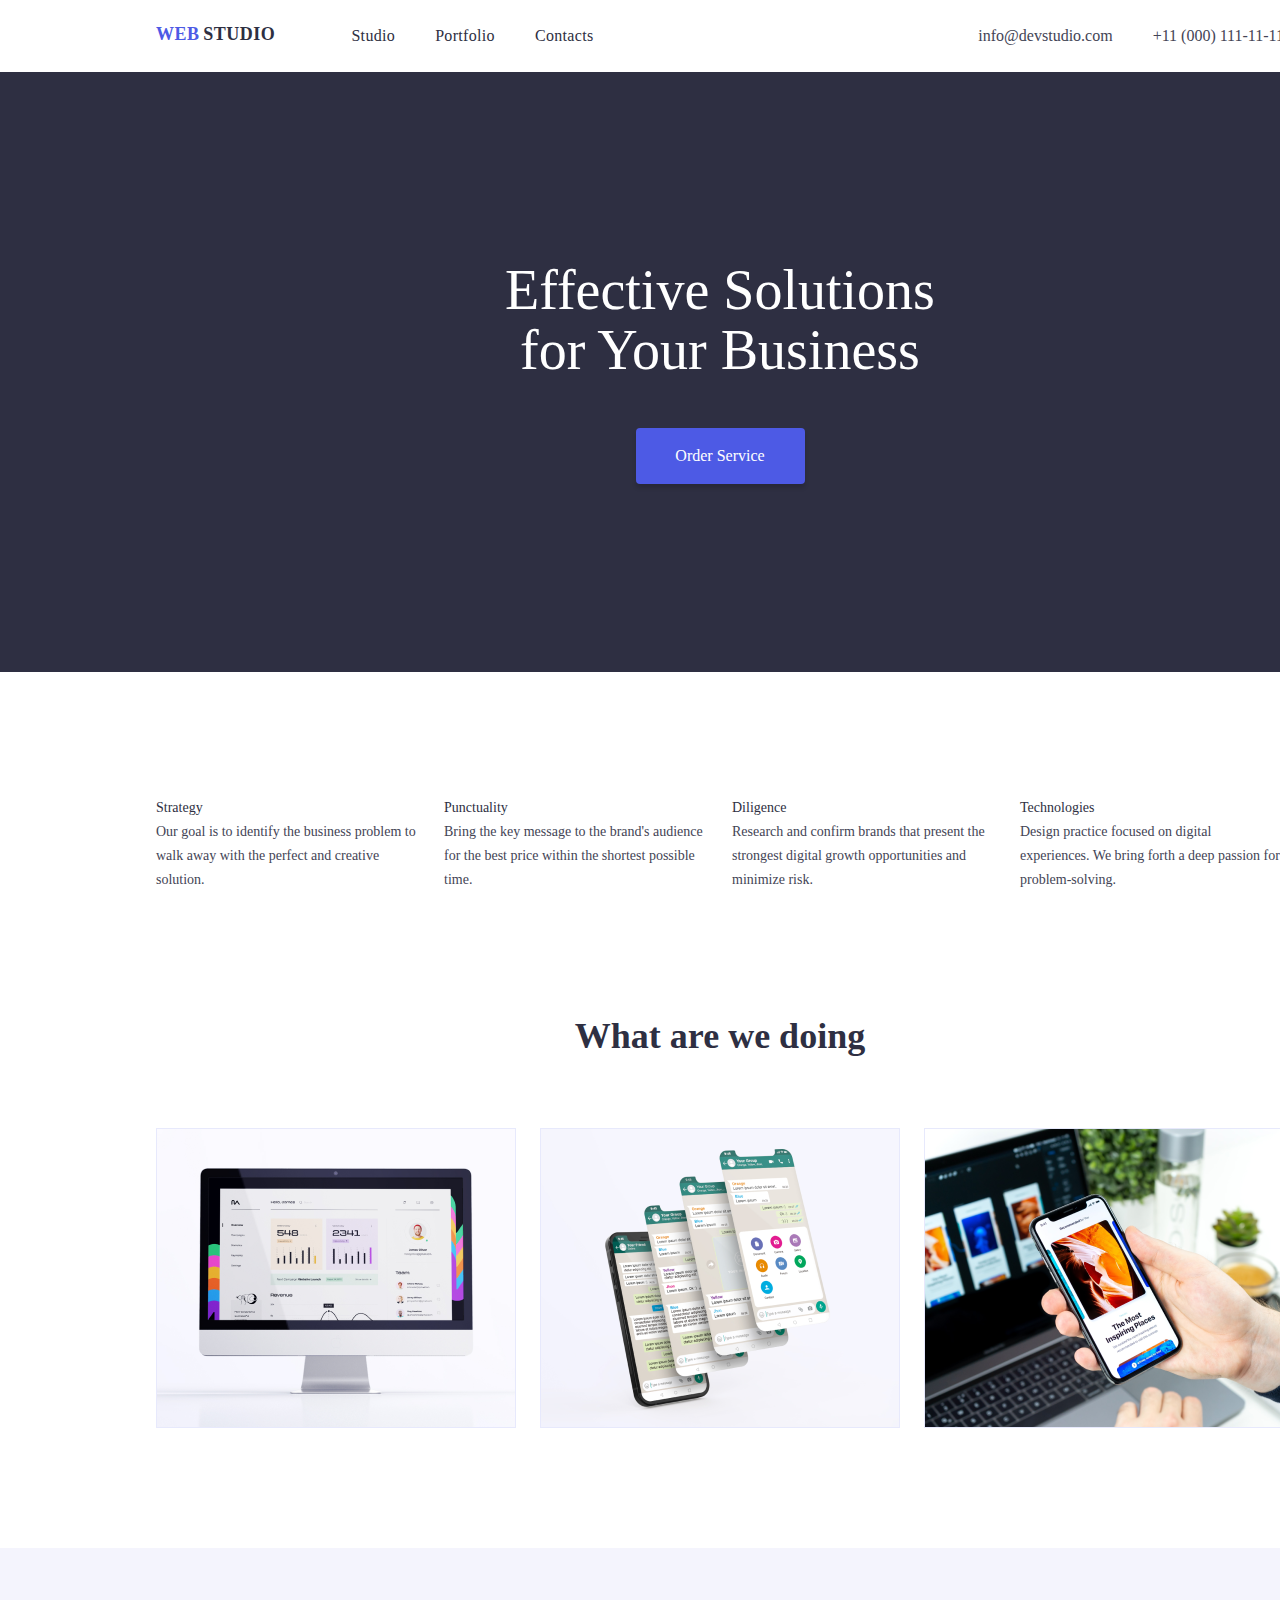
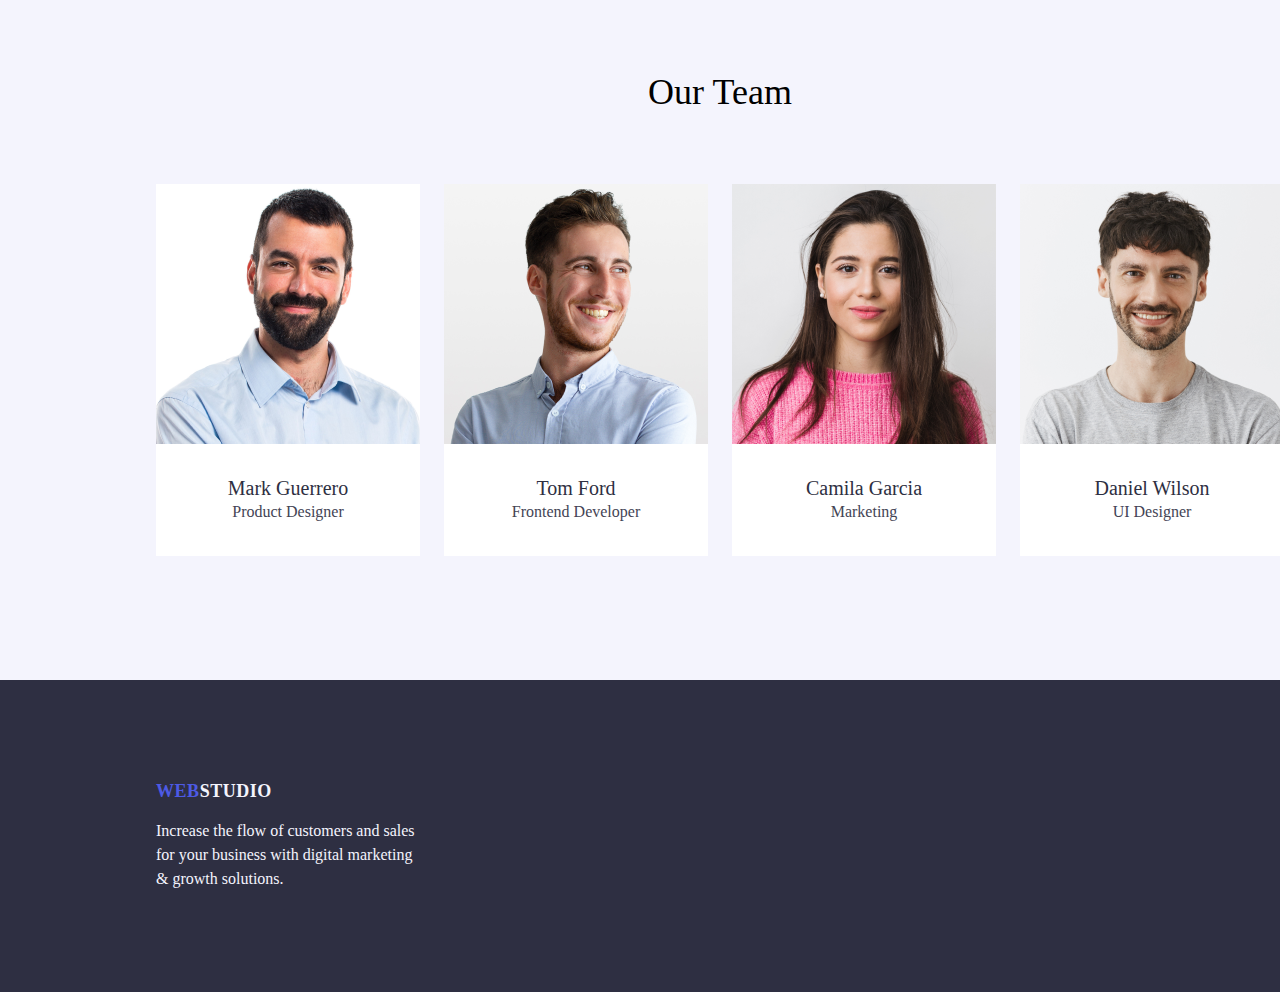
<file: index.html>
<!DOCTYPE html>
<html lang="en">
  <head>
    <meta charset="UTF-8">
    <meta http-equiv="X-UA-Compatible" content="IE=edge">
    <meta name="viewport" content="width=device-width, initial-scale=1.0">
    <link rel="stylesheet" href="style.css">
    <link rel="preconnect" href="https://fonts.googleapis.com">
    <link rel="preconnect" href="https://fonts.gstatic.com" crossorigin>
    <link href="https://fonts.googleapis.com/css2?family=Kanit&display=swap" rel="stylesheet">
    <link rel="preconnect" href="https://fonts.googleapis.com">
  <link rel="preconnect" href="https://fonts.gstatic.com" crossorigin>
  <link href="https://fonts.googleapis.com/css2?family=Kanit&display=swap" rel="stylesheet">
    <title>Homework_1</title>
  </head>
  <body>
    <div class="main">
        <!-- Заголовок страницы -->
        <header class="header content">
          <!-- Верхняя часть заголовка с логотипом и меню -->
          <div class="header_one">
            <div class="header_one_one">
              <a class="header_logo_text" href="index.html">
                <span class="logo1">web</span>
                <span class="logo2">studio</span>
              </a>
            </div>
            <div class="header_one_two">
              <ul class="header_ul">
                <li class="header_pages_1"><a href="#" class="pages_1 studio">Studio</a></li>
                <li class="header_pages_1"><a href="./pages/portfolio.html" class="pages_1 portfolio">Portfolio</a></li>
                <li class="header_pages_1"><a href="#" class="pages_1 contacts">Contacts</a></li>
              </ul>
            </div>
          </div>
          <!-- Нижняя часть заголовка с контактными данными -->
          <div class="header_two">
            <p class="header_mail">info@devstudio.com</p>
            <p class="header_tel">+11 (000) 111-11-11</p>
          </div>
        </header>
        <!-- Блоки с контентом -->
        <div class="block_one">
          <div class="block_one_one">
            <div class="block_one_text">Effective Solutions for Your Business</div>
            <div class="block_one_button">
              <button class="one_button">Order Service</button>
            </div>
          </div>
        </div>
        <div class="block_two">
          <ul class="block_two_ul content">
            <li class="two_ul_text1">
              <h1>Strategy</h1>
              <p>Our goal is to identify the business problem to walk away with the perfect and creative solution.</p>
            </li>
            <li class="two_ul_text2">
              <h1>Punctuality</h1>
              <p>Bring the key message to the brand's audience for the best price within the shortest possible time.</p>
            </li>
            <li class="two_ul_text3">
              <h1>Diligence</h1>
              <p>Research and confirm brands that present the strongest digital growth opportunities and minimize risk.</p>
            </li>
            <li class="two_ul_text4">
              <h1>Technologies</h1>
              <p>Design practice focused on digital experiences. We bring forth a deep passion for problem-solving.</p>
            </li>
          </ul>
        </div>
        <div class="block_three">
          <div class="block_three_text">
            <h1>What are we doing</h1>
          </div>
          <div class="block_three_img">
            <img src="images/1.png" alt="#">
            <img src="images/Rectangle 71.png" alt="#">
            <img src="images/3.png" alt="#">
          </div>
        </div>
        <div class="block_four">
          <div class="block_four_content">
            <div class="block_four_text">
              <h1>Our Team</h1>
            </div>
            <ul class="block_four_ul">
              <li>
                <div class="four_ul_inf">
                  <img src="images/4.png" alt="#">
                  <h2>Mark Guerrero</h2>
                  <p>Product Designer</p>
                </div>
              </li>
              <li>
                <div class="four_ul_inf">
                  <img src="images/5.png" alt="#">
                  <h2>Tom Ford</h2>
                  <p>Frontend Developer</p>
                </div>
              </li>
              <li>
                <div class="four_ul_inf">
                  <img src="images/6.png" alt="#">
                  <h2>Camila Garcia</h2>
                  <p>Marketing</p>
                </div>
              </li>
              <li>
                <div class="four_ul_inf">
                  <img src="images/7.png" alt="#">
                  <h2>Daniel Wilson</h2>
                  <p>UI Designer</p>
                </div>
              </li>
            </ul>
          </div>
        </div>
        <!-- Футер страницы -->
        <footer class="footer">
          <div class="footer_content content">
            <div class="footer_logo">
              <p><span class="logo1">Web</span><span class="logo3">studio</span></p>
            </div>
            <div class="footer_text">
              <p>Increase the flow of customers and sales for your business with digital marketing & growth solutions.</p>
            </div>
          </div>
        </footer>
    </div>
  </body>
</html>
</file>
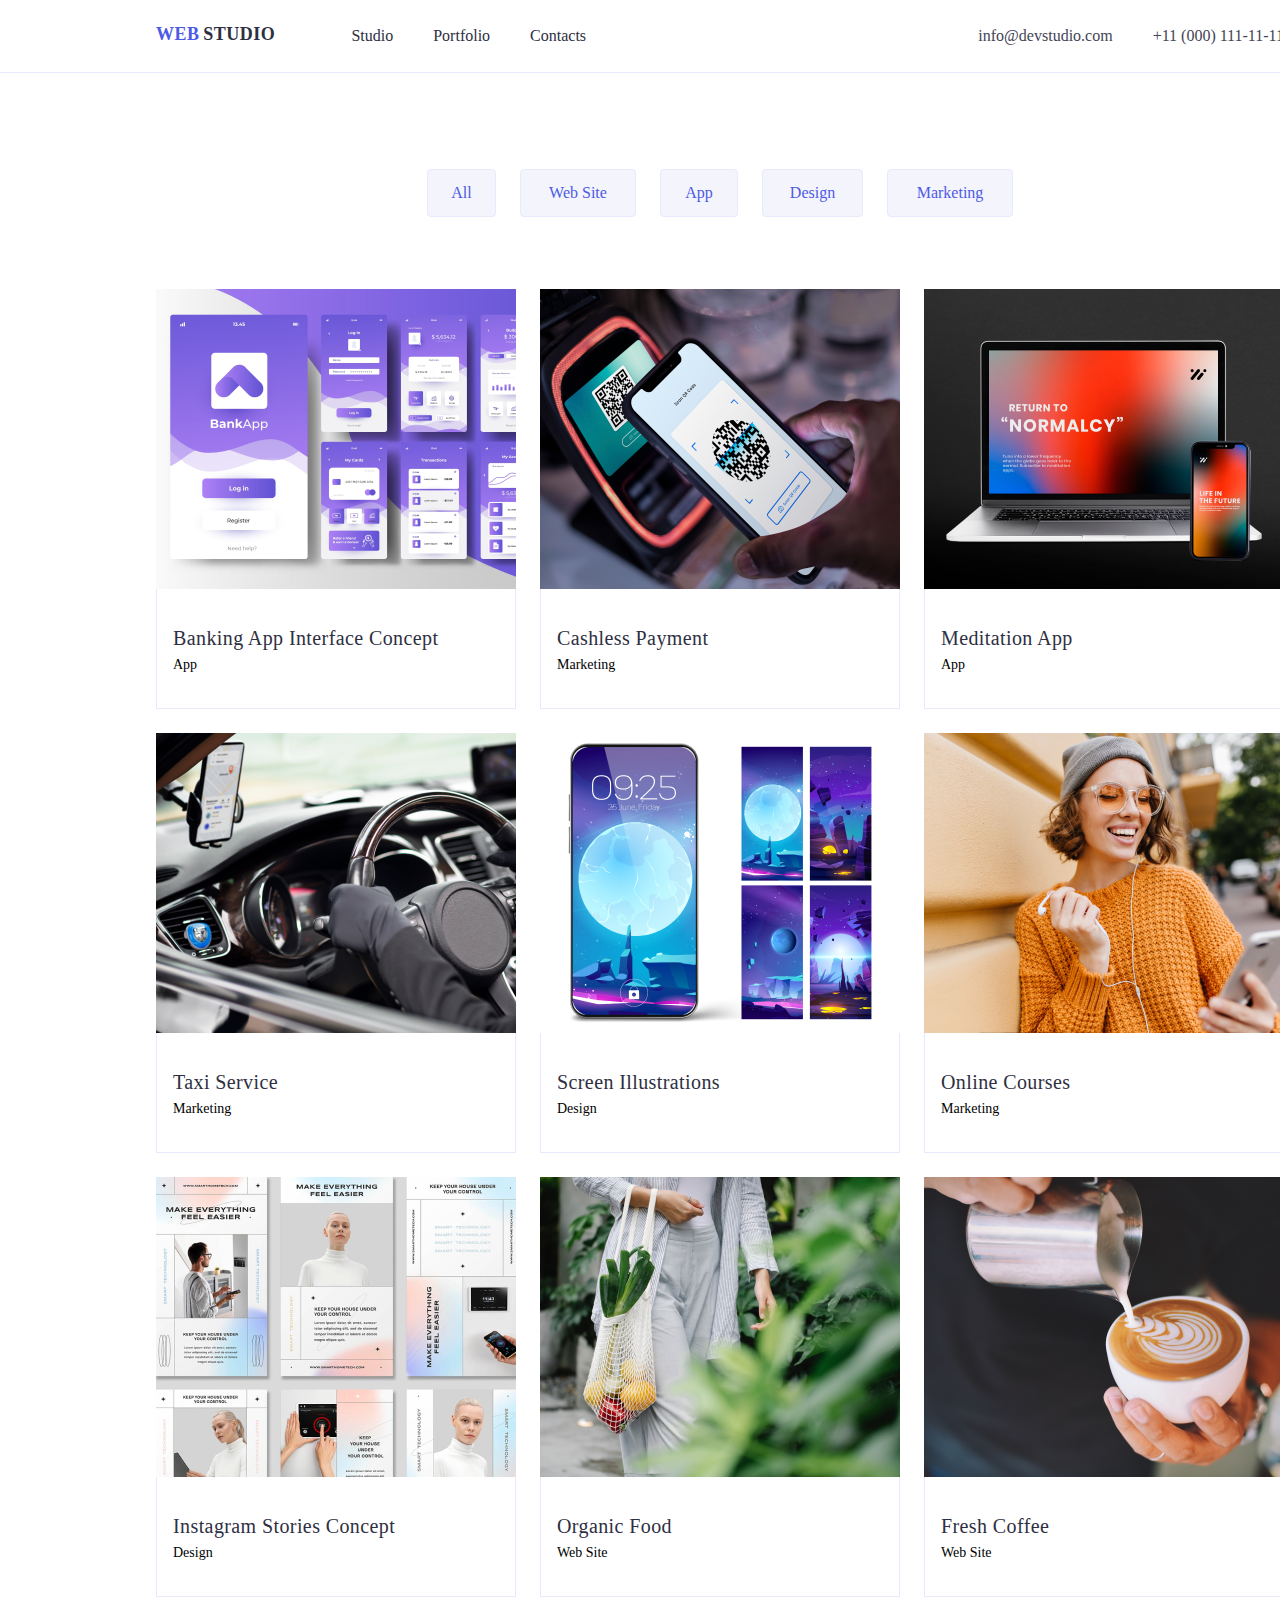
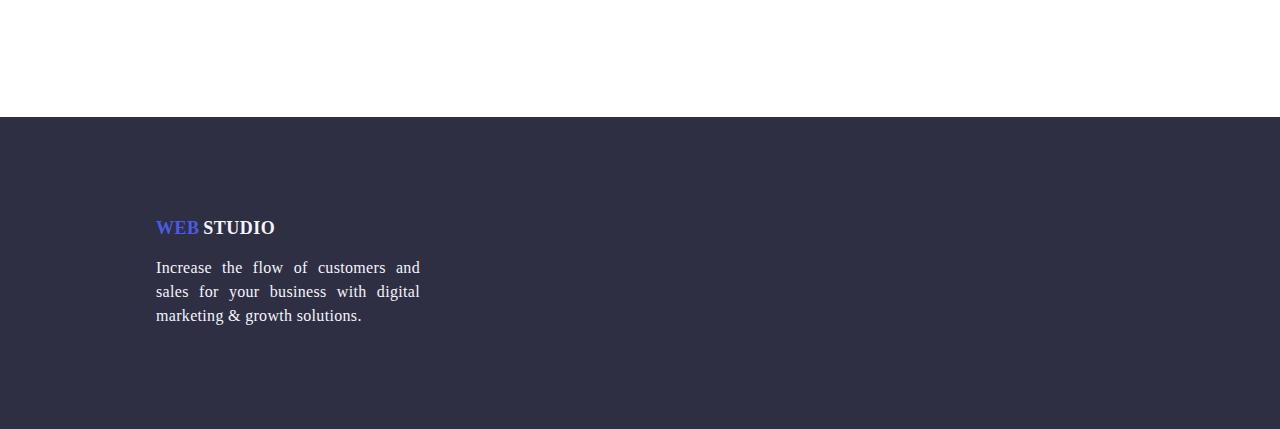
<file: pages/portfolio.html>
<!DOCTYPE html>
<html lang="en">
<head>
    <meta charset="UTF-8">
    <meta http-equiv="X-UA-Compatible" content="IE=edge">
    <meta name="viewport" content="width=device-width, initial-scale=1.0">
    <link rel="stylesheet" href="../style.css">
    <link rel="preconnect" href="https://fonts.googleapis.com">
    <link rel="preconnect" href="https://fonts.gstatic.com" crossorigin>
    <link href="https://fonts.googleapis.com/css2?family=Kanit&display=swap" rel="stylesheet">
    <link rel="preconnect" href="https://fonts.googleapis.com">
    <link rel="preconnect" href="https://fonts.gstatic.com" crossorigin>
    <link href="https://fonts.googleapis.com/css2?family=Kanit&display=swap" rel="stylesheet">
    <title>Portfolio</title>
</head>
<body>
    <div class="main_por">
                <div class="por_border">
                    <div class="header_por content_por">
                        <div class="por_one">
                            <div class="por_one_one">
                                <div class="one_one_logo">
                                    <a href="../index.html" class="one_one_logo_link">
                                        <span class="logo1">web</span>
                                        <span class="logo2">studio</span>
                                    </a>
                                </div>
                            </div>
                            <div class="por_one_two">
                                <ul class="por_one_two_ul">
                                    <li class="por_one_two_pages"><a href="#" class="por_one_two_pages_link">Studio</a></li>
                                    <li class="por_one_two_pages"><a href="portfolio.html" class="por_one_two_pages_link">Portfolio</a></li>
                                    <li class="por_one_two_pages"><a href="#" class="por_one_two_pages_link">Contacts</a></li>
                                </ul>
                            </div>
                        </div>
                        <div class="por_two">
                            <p class="por_two_mail">info@devstudio.com</p>
                            <p class="por_two_tel">+11 (000) 111-11-11</p>
                        </div>
                    </div>
                </div>
        <div class="por_button">
            <ul class="por_button_ul content_por">
                <li class="por_button_li"><button class="por_button1 por_button_active">All</button></li>
                <li class="por_button_li"><button class="por_button2 por_button_active">Web Site</button></li>
                <li class="por_button_li"><button class="por_button3 por_button_active">App</button></li>
                <li class="por_button_li"><button class="por_button4 por_button_active">Design</button></li>
                <li class="por_button_li"><button class="por_button5 por_button_active">Marketing</button></li>
            </ul>
        </div>
        <div class="por_capture">
            <ul class="por_capture_ul content_por">
                <li class="por_capture_li">
                    <img src="img_portfolio/1.png" alt="#" class="por_capture_img">
                    <div class="por_capture_li_text">
                        <h1>Banking App Interface Concept</h1>
                        <h2>App</h2>
                    </div>
                </li>
                <li class="por_capture_li">
                    <img src="img_portfolio/2.png" alt="#" class="por_capture_img">
                    <div class="por_capture_li_text">
                        <h1>Cashless Payment</h1>
                        <h2>Marketing</h2>
                    </div>
                </li>
                <li class="por_capture_li">
                    <img src="img_portfolio/3.png" alt="#" class="por_capture_img">
                    <div class="por_capture_li_text">
                        <h1>Meditation App</h1>
                        <h2>App</h2>
                    </div>
                </li>
                <li class="por_capture_li">
                    <img src="img_portfolio/4.png" alt="#" class="por_capture_img">
                    <div class="por_capture_li_text">
                        <h1>Taxi Service</h1>
                        <h2>Marketing</h2>
                    </div>
                </li>
                <li class="por_capture_li">
                    <img src="img_portfolio/5.png" alt="#" class="por_capture_img">
                    <div class="por_capture_li_text">
                        <h1>Screen Illustrations</h1>
                        <h2>Design</h2>
                    </div>
                </li>
                <li class="por_capture_li">
                    <img src="img_portfolio/6.png" alt="#" class="por_capture_img">
                    <div class="por_capture_li_text">
                        <h1>Online Courses</h1>
                        <h2>Marketing</h2>
                    </div>
                </li>
                <li class="por_capture_li">
                    <img src="img_portfolio/7.png" alt="#" class="por_capture_img">
                    <div class="por_capture_li_text">
                        <h1>Instagram Stories Concept</h1>
                        <h2>Design</h2>
                    </div>
                </li>
                <li class="por_capture_li">
                    <img src="img_portfolio/8.png" alt="#" class="por_capture_img por_button_active">
                    <div class="por_capture_li_text">
                        <h1>Organic Food</h1>
                        <h2>Web Site</h2>
                    </div>
                </li>
                <li class="por_capture_li">
                    <img src="img_portfolio/9.png" alt="#" class="por_capture_img por_button_active">
                    <div class="por_capture_li_text">
                        <h1>Fresh Coffee</h1>
                        <h2>Web Site</h2>
                    </div>
                </li>
            </ul>
        </div>
        <div class="por_footer">
            <div class="por_footer_content content_por">
                <div class="por_footer_logo">
                    <span class="logo1">web</span>
                    <span class="logo3">studio</span>
                </div>
                <div class="por_footer_text">
                    <p>Increase the flow of customers and sales for your business with digital marketing & growth solutions.</p>
                </div>
            </div>
        </div>
    </div>
</body>
</html>
</file>
<file: style.css>
*{
    padding: 0;
    margin: 0;
    border: 0;
}
*,*::before, *:after{
    -moz-box-sizing: border-box;
    -webkit-box-sizing: border-box;
    box-sizing: border-box;
}
:focus, :active {outline: none;}
a:focus, a:active {outline: none;}

nav, footer, header, aside {display: block;}

html, body {
    height: 100%;
    width: 100%;
    font-size: 100%;
    line-height: 1;
    font-size: 14px;
    -ms-text-size-adjust: 100%;
    -moz-text-size-adjust: 100%;
    -webkit-text-size-adjust: 100%;
}
input, button, textarea {font-family :inherit;}

input::-ms-clear {display: none;}
button {cursor: pointer;}
button ::-moz-focus-inner {padding: 0; border: 0;}
a,a:visited {text-decoration: none;}
a:haver {text-decoration: none;}
ul li {list-style: none;}
img {vertical-align: top;}

h1,h2,h3,h4,h5,h6 {font-size: inherit;font-weight: 400;}

/* ---------------------------------- null ---------------------------------- */

.main{
    width: 1440px;
    background: #FFFFFF;
    margin: 0 auto;
}

.content{
    width: 1128px;
    margin: 0 auto;
}

.logo1{
    font-family: 'Raleway';
    font-style: normal;
    font-weight: 800;
    font-size: 18px;
    line-height: 21px;
    color: #4D5AE5;
    letter-spacing: 0.03em;
    text-transform: uppercase;
}

.logo2{
    color: #2E2F42;
    font-family: 'Raleway';
    font-style: normal;
    font-weight: 800;
    font-size: 18px;
    line-height: 21px;
    letter-spacing: 0.03em;
    text-transform: uppercase;
}

.pages_1{
    font-family: 'Roboto';
    font-weight: 500;
    font-size: 16px;
    line-height: 24px;
    letter-spacing: 0.02em;
    color: #2E2F42;
}

.studio{
    position: relative;
}
.studio:hover{
    color: #404BBF;
    text-decoration: underline solid #404BBF 3px;
    text-underline-offset: 20px;
    border-radius: 2px;
}

.header{
    display: flex;
    justify-content: space-between;
    align-items: center;
    height: 72px;
}

.header_ul{
    display: flex;
    gap: 40px;
}

.header_one{
    display: flex;
    gap: 76px;
}
.header_two{
    display: flex;
    gap: 40px;
}

.header_two p{
    font-family: 'Roboto';
    font-weight: 400;
    font-size: 16px;
    line-height: 24px;
    color: #434455;
}

.header_mail:hover{
    color: #404BBF;
}


/* ------------------------------------ 1 ----------------------------------- */

.block_one{
    background: #2E2F42;
    height: 600px;
    display: flex;
    justify-content: center;
    align-items: center;
}

.block_one_one{
    text-align: center;
}

.block_one_text{
    font-size: 56px;
    color: white;
    line-height: 60px;
    width: 500px;
    text-align: center;
}

.block_one_button{
    padding-top: 48px;
}

.one_button{
    width: 169px;
    height: 56px;
    background: #4D5AE5;
    color: white;
    border-radius: 4px;
    box-shadow: 0px 4px 4px rgba(0, 0, 0, 0.15);
    font-weight: 500;
    font-size: 16px;
    line-height: 24px;
}

.one_button:hover{
    background-color: #404BBF;
}

/* ------------------------------------ 2 ----------------------------------- */
.block_two{
    height: 344px;
    display: flex;
    justify-content: center;
    align-items: center;
}

.block_two_ul{
    display: flex;
    gap: 24px;
}
.block_two_ul li{
    width: 264px;
}

.block_two_ul h1{
    font-style: 20px;
    color: #2E2F42;
    line-height: 24px;
    font-weight: 500;
}

.block_two_ul p{
    font-style: 16px;
    color: #434455;
    line-height: 24px;
    font-weight: 400;
    text-align: left;
}

/* -------------------------------------------------------------------------- */
/*                                      3                                     */
/* -------------------------------------------------------------------------- */

.block_three_text h1 {
    font-size: 36px;
    line-height: 40px;
    color: #2E2F42;
    font-weight: 700;
    text-align: center;
}

.block_three_img{
    display: flex;
    justify-content: center;
    gap: 24px;
    padding: 72px 0px 120px 0px;
}

/* -------------------------------------------------------------------------- */
/*                                      4                                     */
/* -------------------------------------------------------------------------- */


.block_four{
    background-color: #F4F4FD;
    display: flex;
    justify-content: center;
    align-items: center;
    height: 732px;
}

.block_four_text{
    text-align: center;
    font-size: 36px;
    font-weight: 700;
    line-height: 40px;
    padding-bottom: 72px;
}

.block_four_ul{
    display: flex;
    align-items: center;
    justify-content: center;
    gap: 24px;
}

.four_ul_inf{
    background-color: #fff;
}

.four_ul_inf h2{
    font-size: 20px;
    line-height: 24px;
    font-weight: 500;
    color: #2E2F42;
    text-align: center;
    padding-top: 32px;
}

.four_ul_inf p{
    font-size: 16px;
    line-height: 24px;
    font-weight: 500;
    color: #434455;
    text-align: center;
    padding-bottom: 32px;
}

/* -------------------------------------------------------------------------- */
/*                                   footer                                   */
/* -------------------------------------------------------------------------- */

footer{
    background-color: #2E2F42;
    height: 312px;
    display: flex;
    align-items: center;
}

.footer_text{
    color: #F4F4FD;
    font-weight: 400;
    line-height: 24px;
    font-size: 16px;
    width: 264px;
    height: 72px;
    text-align: left;
}

.footer_logo{
    margin-bottom: 17.5px;
    font-size: 18px;
    line-height: 21px;
    font-weight: 800;
    color: #F4F4FD;
}
.logo3{
    color: #F4F4FD;
    font-family: 'Raleway';
    font-style: normal;
    font-weight: 800;
    font-size: 18px;
    line-height: 21px;
    letter-spacing: 0.03em;
    text-transform: uppercase;
}


/* -------------------------------------------------------------------------- */
/*                                  PORTFOLIO                                 */
/* -------------------------------------------------------------------------- */

.main_por{
    width: 1440px;
    background: #FFFFFF;
    margin: 0 auto;
}
.por_border{
    border-bottom: 1px solid #E7E9FC;
}
.content_por{
    width: 1128px;
    margin: 0 auto;
}

.por_one_two_pages_link{
    font-family: 'Roboto';
    font-size: 16px;
    line-height: 24px;
    color: #2E2F42;
}
.header_por{
    display: flex;
    justify-content: space-between;
    align-items: center;
    height: 72px;
}

.por_one_two_ul{
    display: flex;
    gap: 40px;
}

.por_one{
    display: flex;
    gap: 76px;
}
.por_two{
    display: flex;
    gap: 40px;
}

.por_two p{
    font-family: 'Roboto';
    font-weight: 400;
    font-size: 16px;
    line-height: 24px;
    color: #434455;
}


/* -------------------------------------------------------------------------- */
/*                                 button por                                 */
/* -------------------------------------------------------------------------- */
.por_button{
    margin: 96px 0 72px 0;
}

.por_button_li button{
    font-family: 'Roboto';
    font-style: normal;
    font-weight: 500;
    font-size: 16px;
    line-height: 24px;
    color: #4D5AE5;
}

.por_button1{
    background-color: #F4F4FD;
    border: 1px solid #E7E9FC;
    border-radius: 4px;
    width: 69px;
    height: 48px;
}
.por_button2{
    background-color: #F4F4FD;
    border: 1px solid #E7E9FC;
    border-radius: 4px;
    width: 116px;
    height: 48px;
}
.por_button3{
    background-color: #F4F4FD;
    border: 1px solid #E7E9FC;
    border-radius: 4px;
    width: 78px;
    height: 48px;
}
.por_button4{
    background-color: #F4F4FD;
    border: 1px solid #E7E9FC;
    border-radius: 4px;
    width: 101px;
    height: 48px;
}
.por_button5{
    background-color: #F4F4FD;
    border: 1px solid #E7E9FC;
    border-radius: 4px;
    width: 126px;
    height: 48px;
}
.por_button_ul{
    display: flex;
    gap: 24px;
    justify-content: center;
    align-items: center;
}

.por_button_active:hover{
    background: #404BBF;
    box-shadow: 0px 3px 1px rgba(0, 0, 0, 0.1), 0px 2px 1px rgba(0, 0, 0, 0.08), 0px 2px 2px rgba(0, 0, 0, 0.12);
    color: #FFFFFF;
    border: none;
}

/* -------------------------------------------------------------------------- */
/*                                IMG PORTSOLIO                               */
/* -------------------------------------------------------------------------- */

.por_capture_ul{
    display: flex;
    flex-wrap: wrap;
    gap: 24px;
}

.por_capture_li div{
    border: 1px solid #E7E9FC;
    border-top: none;
}
.por_capture_li:last-child{
    padding-bottom: 120px;
}

.por_capture_li_text{
    height: 120px;
    display: flex;
    flex-direction: column;
    justify-content: center;
    text-indent: 16px;
}
.por_capture_li_text h1{
    font-family: 'Roboto';
    font-weight: 500;
    font-size: 20px;
    line-height: 24px;
    letter-spacing: 0.02em;
    color: #2E2F42;
    padding-bottom: 8px;
}

.por_capture_li_text p{
    font-family: 'Roboto';
    font-weight: 400;
    font-size: 16px;
    line-height: 24px;
    letter-spacing: 0.02em;
    color: #434455;
}


/* -------------------------------------------------------------------------- */
/*                              FOOTER PORTFOLIO                              */
/* -------------------------------------------------------------------------- */


.por_footer{
    background-color: #2E2F42;
    height: 312px;
    display: flex;
    align-items: center;
}

.por_footer_text{
    font-family: 'Roboto';
    font-weight: 400;
    font-size: 16px;
    line-height: 24px;
    letter-spacing: 0.02em;
    color: #F4F4FD;
    width: 264px;
    text-align: justify;
    padding-top: 17.5px;
}
</file>
